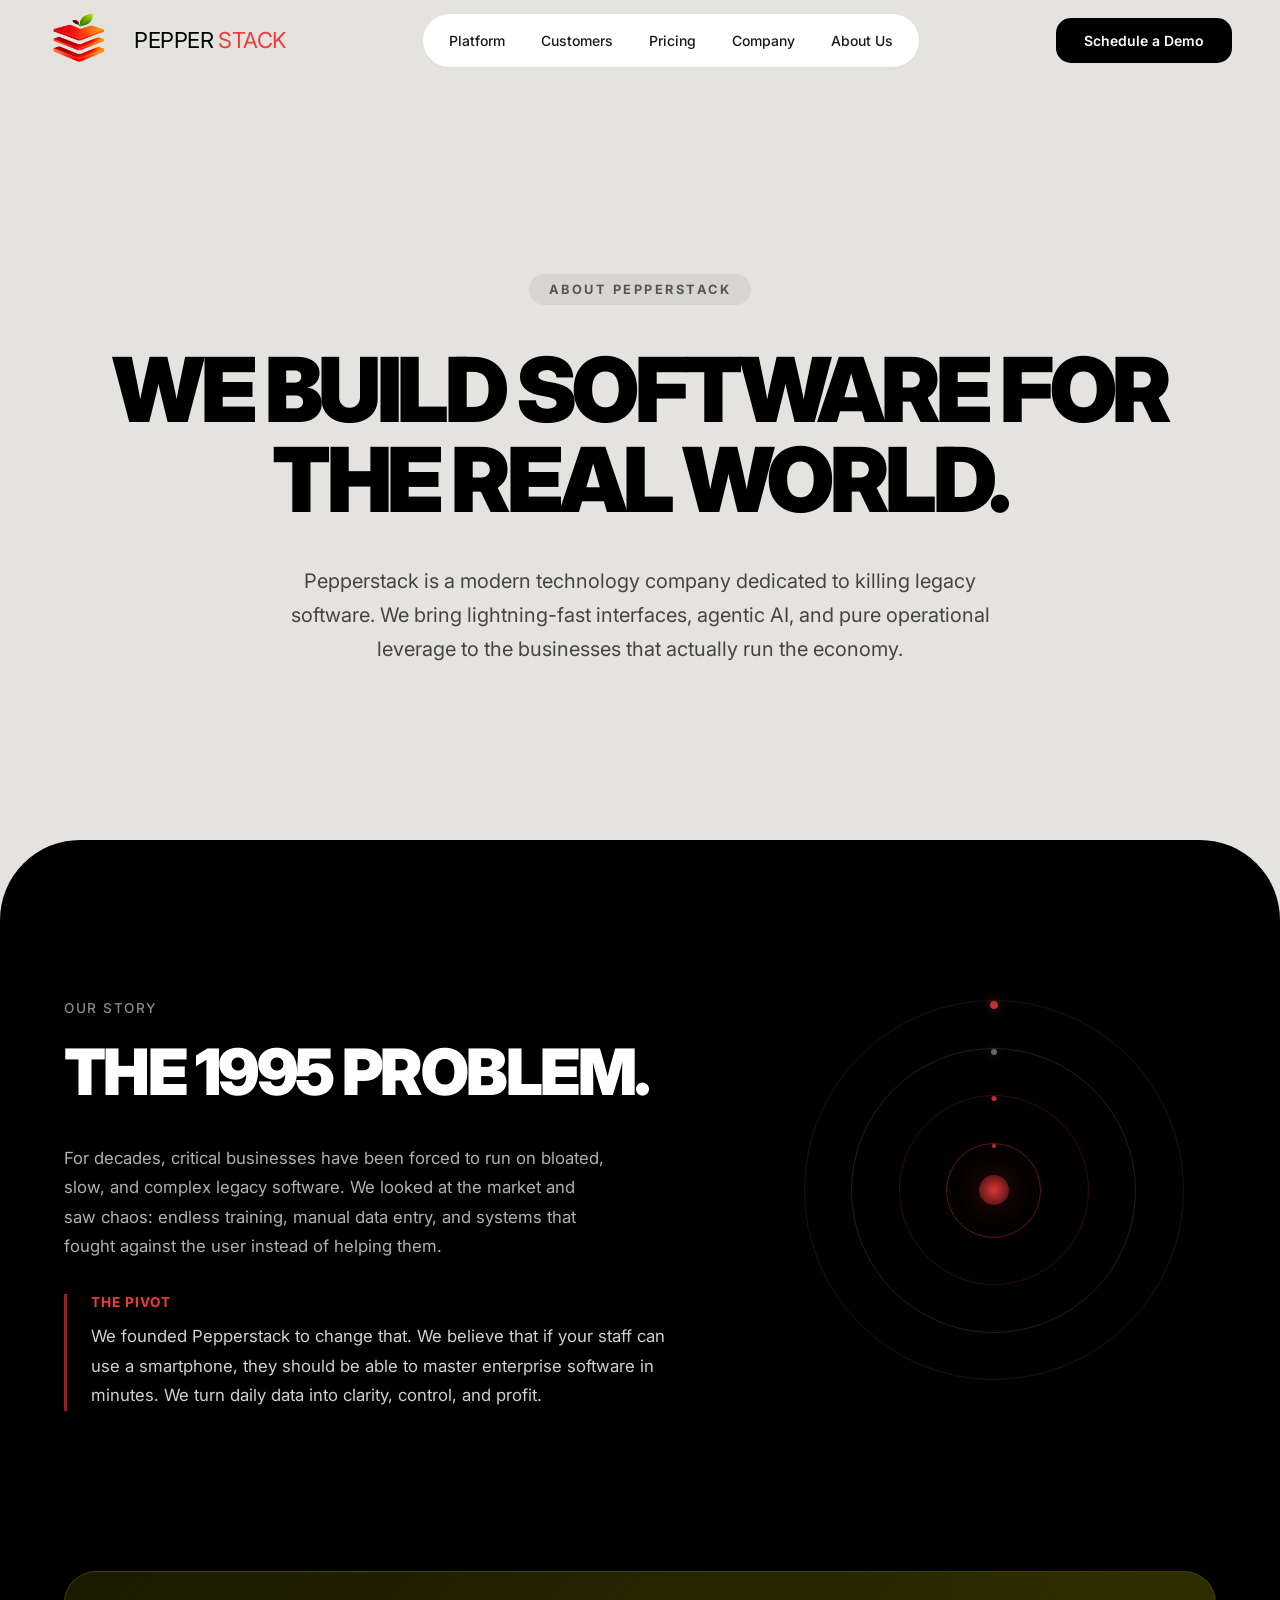
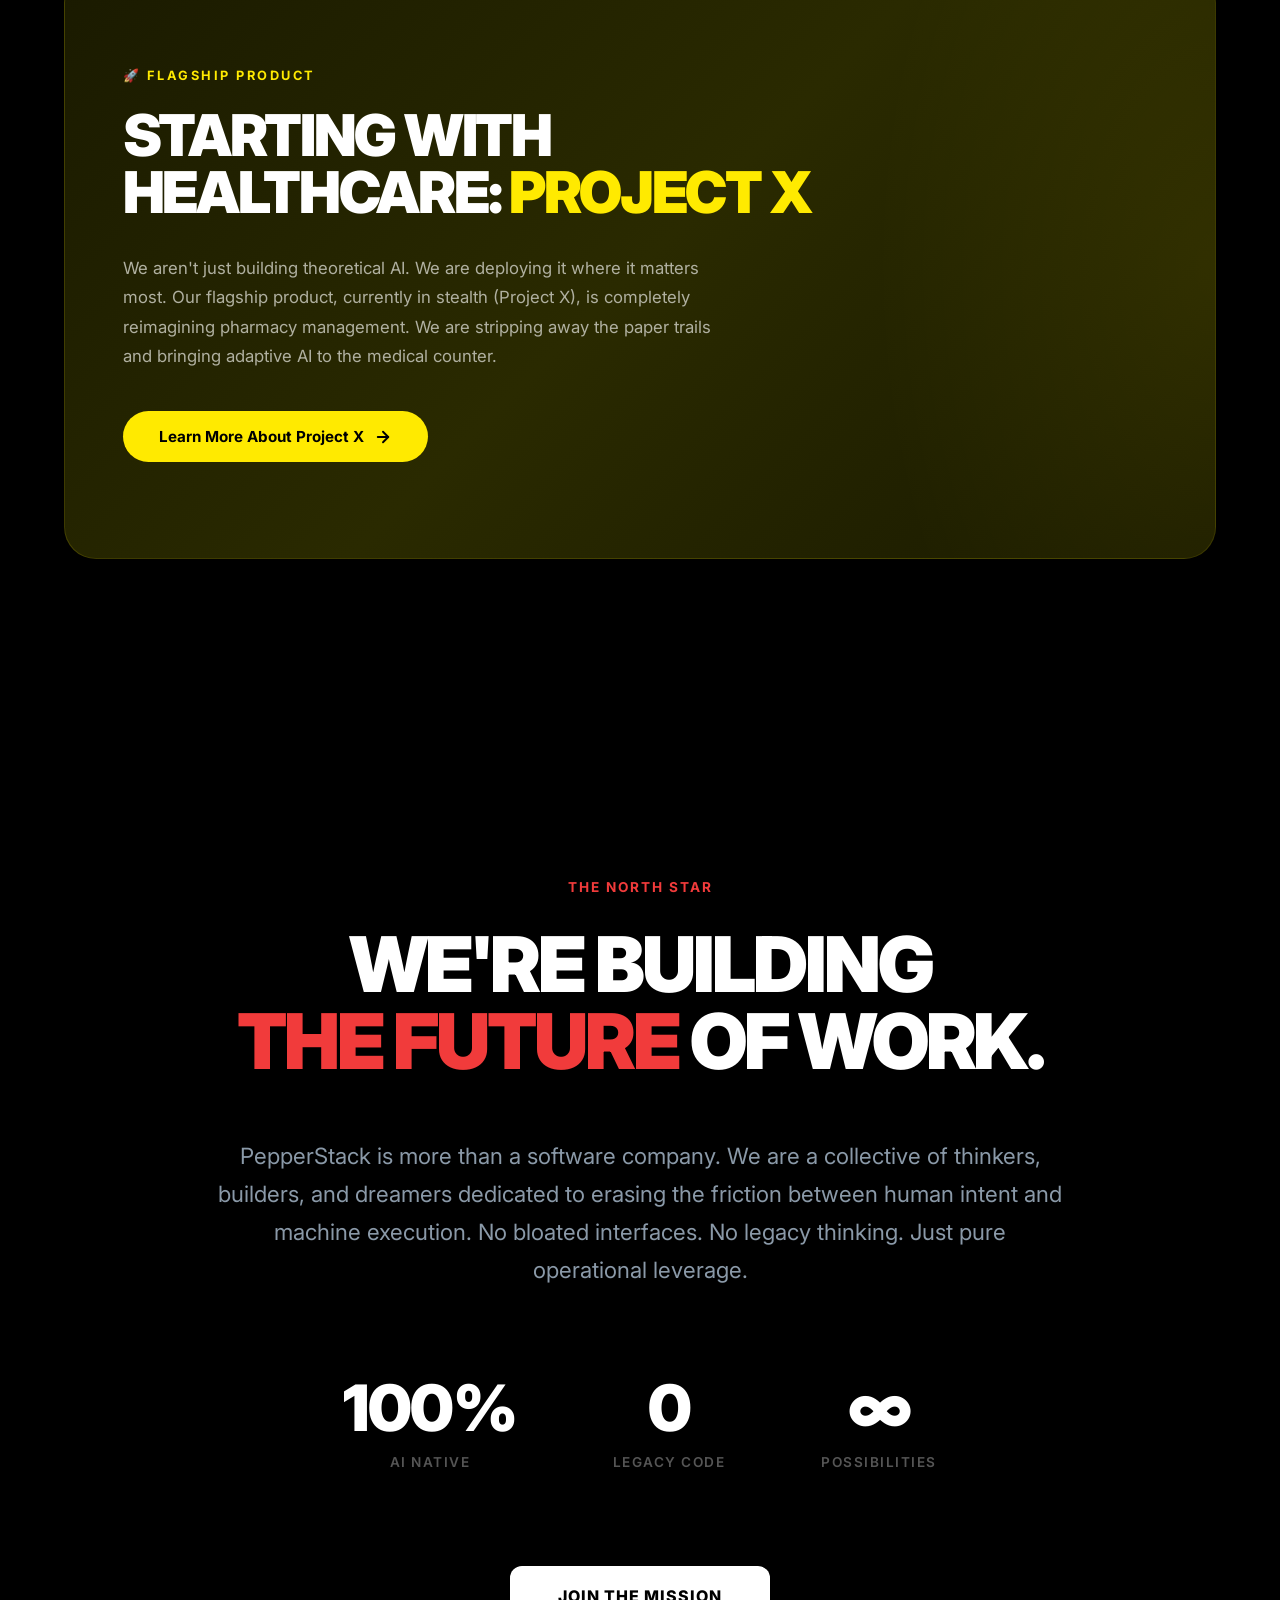
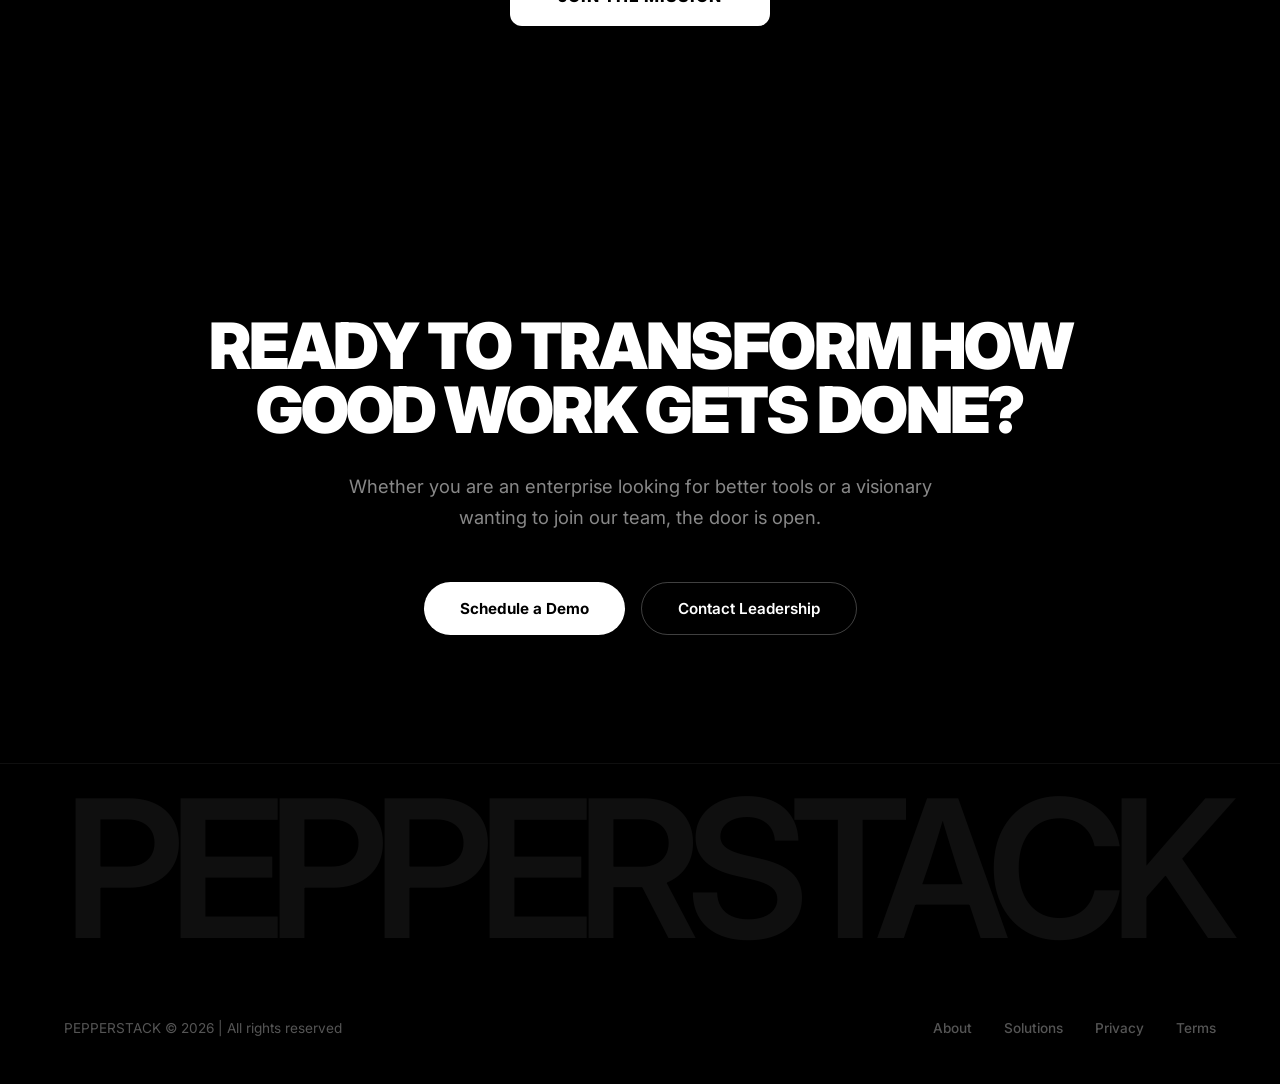
<file: about.html>
<!DOCTYPE html>
<html lang="en">

<head>
    <meta charset="UTF-8" />
    <meta name="viewport" content="width=device-width, initial-scale=1.0" />
    <meta name="theme-color" content="#e5e3df" />
    <meta name="description"
        content="Learn about PepperStack — a modern technology company killing legacy software with lightning-fast interfaces and agentic AI." />
    <title>About Us | PepperStack</title>
    <link rel="preconnect" href="https://fonts.googleapis.com" />
    <link rel="preconnect" href="https://fonts.gstatic.com" crossorigin />
    <link href="https://fonts.googleapis.com/css2?family=Inter:wght@300;400;500;600;700;800;900&display=swap"
        rel="stylesheet" />
    <link rel="icon" type="image/png" href="assets/logopepper.png">
    <style>
        /* ── Reset ── */
        *,
        *::before,
        *::after {
            margin: 0;
            padding: 0;
            box-sizing: border-box;
        }

        html {
            font-size: 16px;
            scroll-behavior: smooth;
        }

        body {
            font-family: 'Inter', sans-serif;
            background-color: #e5e3df;
            color: #000;
            min-height: 100vh;
            overflow-x: hidden;
        }

        a {
            text-decoration: none;
            color: inherit;
        }

        /* ═══════════════════════════════════
       NAVBAR
       ═══════════════════════════════════ */
        .navbar {
            background-color: #e5e3df;
            display: flex;
            align-items: center;
            justify-content: space-between;
            padding: 18px 48px 18px 24px;
            position: fixed;
            top: 0;
            left: 0;
            height: 80px;
            width: 100%;
            z-index: 100;
            transition: background-color 0.4s ease;
        }

        .nav-logo {
            display: flex;
            align-items: center;
            gap: 5px;
        }

        .logo {
            width: 105px;
            height: 105px;
            object-fit: contain;
        }

        .logo-text.stack {
            color: var(--accent);
        }

        /* Nav links container - pill shape */
        .nav-links {
            display: flex;
            align-items: center;
            gap: 0;
            background: #ffffff;
            border-radius: 50px;
            padding: 12px 8px;
            box-shadow: 0 1px 3px rgba(0, 0, 0, 0.04);
            transition: background 0.4s ease, box-shadow 0.4s ease;
        }

        .nav-links a {
            font-size: 14px;
            font-weight: 500;
            color: #1a1a1a;
            padding: 6px 18px;
            border-radius: 30px;
            transition: background 0.2s, color 0.2s;
            white-space: nowrap;
        }

        .nav-links a:hover {
            background: #f0f0f0;
            color: #000;
        }

        @media (max-width: 992px) {
            .nav-links {
                display: none;
            }
        }

        .logo-text {
            font-size: 22px;
            color: #000;
            letter-spacing: -0.5px;
            transition: color 0.4s ease;
        }

        .nav-cta {
            display: inline-flex;
            align-items: center;
            justify-content: center;
            background: #000;
            color: #fff !important;
            font-size: 14px;
            font-weight: 600;
            padding: 14px 28px;
            border-radius: 15px;
            transition: background 0.4s ease;
            white-space: nowrap;
        }

        .nav-cta:hover {
            background: #222;
        }

        /* ═══════════════════════════════════
       SECTION 1: HERO — THE GRAND VISION
       ═══════════════════════════════════ */
        .about-hero {
            width: 100%;
            min-height: 100vh;
            display: flex;
            align-items: center;
            justify-content: center;
            padding: 120px 5% 80px;
            position: relative;
            overflow: hidden;
        }

        .about-hero-content {
            max-width: 1100px;
            margin: 0 auto;
            text-align: center;
        }

        .about-hero-label {
            display: inline-block;
            padding: 8px 20px;
            background: rgba(0, 0, 0, 0.06);
            border-radius: 50px;
            font-size: 0.8rem;
            font-weight: 700;
            letter-spacing: 2.5px;
            text-transform: uppercase;
            color: #555;
            margin-bottom: 40px;
            opacity: 0;
            transform: translateY(20px);
            animation: fadeUp 0.8s cubic-bezier(0.22, 1, 0.36, 1) 0.2s forwards;
        }

        .about-hero-heading {
            font-size: clamp(2.8rem, 7vw, 6.5rem);
            font-weight: 900;
            line-height: 1;
            letter-spacing: -0.05em;
            text-transform: uppercase;
            color: #000;
            margin-bottom: 40px;
            opacity: 0;
            transform: translateY(30px);
            animation: fadeUp 1s cubic-bezier(0.22, 1, 0.36, 1) 0.35s forwards;
        }

        .about-hero-sub {
            font-size: clamp(1rem, 1.8vw, 1.25rem);
            font-weight: 400;
            line-height: 1.7;
            color: #444;
            max-width: 700px;
            margin: 0 auto;
            opacity: 0;
            transform: translateY(20px);
            animation: fadeUp 1s cubic-bezier(0.22, 1, 0.36, 1) 0.55s forwards;
        }

        @keyframes fadeUp {
            to {
                opacity: 1;
                transform: translateY(0);
            }
        }

        /* ═══════════════════════════════════
       SECTION 2: OUR STORY — THE WHY
       ═══════════════════════════════════ */
        .story-section {
            width: 100%;
            background: #000;
            color: #fff;
            padding: 10rem 5%;
            border-top-left-radius: 80px;
            border-top-right-radius: 80px;
            position: relative;
            z-index: 2;
            margin-top: -60px;
        }

        .story-container {
            max-width: 1400px;
            margin: 0 auto;
            display: flex;
            align-items: flex-start;
            gap: 6rem;
        }

        .story-left {
            flex: 1 1 55%;
            max-width: 55%;
        }

        .story-right {
            flex: 1 1 40%;
            max-width: 40%;
            display: flex;
            align-items: center;
            justify-content: center;
        }

        .story-label {
            font-size: 0.85rem;
            font-weight: 500;
            color: #888;
            letter-spacing: 1.5px;
            text-transform: uppercase;
            margin-bottom: 1.5rem;
        }

        .story-heading {
            font-size: clamp(2.5rem, 5vw, 4.5rem);
            font-weight: 900;
            line-height: 1;
            letter-spacing: -0.04em;
            text-transform: uppercase;
            margin-bottom: 2.5rem;
        }

        .story-text {
            font-size: 1.05rem;
            line-height: 1.75;
            color: #b0b0b0;
            margin-bottom: 2rem;
            max-width: 540px;
        }

        .story-pivot {
            padding-left: 1.5rem;
            border-left: 3px solid rgba(241, 59, 59, 0.6);
        }

        .story-pivot-label {
            font-size: 0.85rem;
            font-weight: 700;
            color: #f13b3b;
            letter-spacing: 1px;
            text-transform: uppercase;
            margin-bottom: 0.8rem;
        }

        .story-pivot-text {
            font-size: 1.05rem;
            line-height: 1.75;
            color: #d0d0d0;
            font-weight: 400;
        }

        /* Tech Graphic — Abstract */
        .tech-graphic {
            width: 100%;
            max-width: 380px;
            aspect-ratio: 1/1;
            position: relative;
            display: flex;
            align-items: center;
            justify-content: center;
        }

        .tech-ring {
            position: absolute;
            border-radius: 50%;
            border: 1px solid rgba(255, 255, 255, 0.08);
            animation: rotateRing 25s linear infinite;
        }

        .tech-ring:nth-child(1) {
            width: 100%;
            height: 100%;
        }

        .tech-ring:nth-child(2) {
            width: 75%;
            height: 75%;
            border-color: rgba(255, 255, 255, 0.12);
            animation-duration: 18s;
            animation-direction: reverse;
        }

        .tech-ring:nth-child(3) {
            width: 50%;
            height: 50%;
            border-color: rgba(241, 59, 59, 0.2);
            animation-duration: 12s;
        }

        .tech-ring:nth-child(4) {
            width: 25%;
            height: 25%;
            border-color: rgba(241, 59, 59, 0.4);
            animation-duration: 8s;
            animation-direction: reverse;
        }

        .tech-ring::after {
            content: '';
            position: absolute;
            width: 8px;
            height: 8px;
            background: rgba(241, 59, 59, 0.8);
            border-radius: 50%;
            top: 0;
            left: 50%;
            transform: translateX(-50%);
            box-shadow: 0 0 12px rgba(241, 59, 59, 0.5);
        }

        .tech-ring:nth-child(2)::after {
            background: rgba(255, 255, 255, 0.4);
            box-shadow: 0 0 12px rgba(255, 255, 255, 0.2);
            width: 6px;
            height: 6px;
        }

        .tech-ring:nth-child(3)::after {
            width: 5px;
            height: 5px;
        }

        .tech-ring:nth-child(4)::after {
            width: 4px;
            height: 4px;
        }

        .tech-core {
            width: 30px;
            height: 30px;
            background: radial-gradient(circle, rgba(241, 59, 59, 0.9), rgba(241, 59, 59, 0.2));
            border-radius: 50%;
            z-index: 2;
            box-shadow: 0 0 40px rgba(241, 59, 59, 0.4);
            animation: pulse 3s ease-in-out infinite alternate;
        }

        @keyframes rotateRing {
            to {
                transform: rotate(360deg);
            }
        }

        @keyframes pulse {
            0% {
                box-shadow: 0 0 30px rgba(241, 59, 59, 0.3);
            }

            100% {
                box-shadow: 0 0 60px rgba(241, 59, 59, 0.6);
            }
        }

        /* ═══════════════════════════════════
       SECTION 4: OUR FIRST REVOLUTION
       ═══════════════════════════════════ */
        .revolution-section {
            width: 100%;
            background: #000;
            padding: 0 5% 10rem;
            position: relative;
            z-index: 2;
        }

        .revolution-card {
            max-width: 1400px;
            margin: 0 auto;
            background: linear-gradient(135deg, #1a1a00 0%, #2a2a00 50%, #1a1a00 100%);
            border: 1px solid rgba(255, 234, 0, 0.15);
            border-radius: 32px;
            padding: 6rem 5%;
            position: relative;
            overflow: hidden;
        }

        .revolution-card::before {
            content: '';
            position: absolute;
            top: -50%;
            right: -30%;
            width: 60%;
            height: 200%;
            background: radial-gradient(ellipse, rgba(255, 234, 0, 0.08) 0%, transparent 70%);
            pointer-events: none;
        }

        .revolution-inner {
            position: relative;
            z-index: 2;
            max-width: 700px;
        }

        .revolution-label {
            font-size: 0.8rem;
            font-weight: 700;
            letter-spacing: 2.5px;
            text-transform: uppercase;
            color: #ffea00;
            margin-bottom: 1.5rem;
        }

        .revolution-heading {
            font-size: clamp(2.2rem, 4.5vw, 4rem);
            font-weight: 900;
            line-height: 1;
            letter-spacing: -0.04em;
            text-transform: uppercase;
            color: #fff;
            margin-bottom: 2rem;
        }

        .revolution-heading span {
            color: #ffea00;
        }

        .revolution-text {
            font-size: 1.05rem;
            line-height: 1.75;
            color: #b0b0a0;
            margin-bottom: 2.5rem;
            max-width: 600px;
        }

        .revolution-btn {
            display: inline-flex;
            align-items: center;
            justify-content: center;
            gap: 10px;
            padding: 16px 36px;
            background: #ffea00;
            color: #000;
            font-weight: 700;
            font-size: 0.95rem;
            border-radius: 50px;
            transition: all 0.3s cubic-bezier(0.175, 0.885, 0.32, 1.275);
            border: none;
            cursor: pointer;
        }

        .revolution-btn:hover {
            background: #fff;
            transform: translateY(-3px);
            box-shadow: 0 12px 30px rgba(255, 234, 0, 0.3);
        }

        .revolution-btn svg {
            transition: transform 0.3s ease;
        }

        .revolution-btn:hover svg {
            transform: translateX(4px);
        }

        /* ═══════════════════════════════════
       SECTION 5: CTA (DARK)
       ═══════════════════════════════════ */
        .cta-section {
            width: 100%;
            background: #000;
            padding: 8rem 5%;
            text-align: center;
        }

        .cta-container {
            max-width: 900px;
            margin: 0 auto;
        }

        .cta-heading {
            font-size: clamp(2.2rem, 5vw, 4.2rem);
            font-weight: 900;
            line-height: 1;
            letter-spacing: -0.04em;
            text-transform: uppercase;
            color: #fff;
            margin-bottom: 1.8rem;
        }

        .cta-sub {
            font-size: clamp(1rem, 1.5vw, 1.15rem);
            line-height: 1.7;
            color: #888;
            max-width: 600px;
            margin: 0 auto 3rem;
        }

        .cta-buttons {
            display: flex;
            gap: 1rem;
            justify-content: center;
            flex-wrap: wrap;
        }

        .cta-btn-primary {
            display: inline-flex;
            align-items: center;
            justify-content: center;
            padding: 16px 36px;
            background: #fff;
            color: #000;
            font-weight: 700;
            font-size: 0.95rem;
            border-radius: 50px;
            transition: all 0.3s ease;
        }

        .cta-btn-primary:hover {
            background: #f0f0f0;
            transform: translateY(-3px);
            box-shadow: 0 10px 30px rgba(255, 255, 255, 0.15);
        }

        .cta-btn-secondary {
            display: inline-flex;
            align-items: center;
            justify-content: center;
            padding: 16px 36px;
            background: transparent;
            color: #fff;
            font-weight: 600;
            font-size: 0.95rem;
            border-radius: 50px;
            border: 1.5px solid rgba(255, 255, 255, 0.25);
            transition: all 0.3s ease;
        }

        .cta-btn-secondary:hover {
            border-color: rgba(255, 255, 255, 0.6);
            background: rgba(255, 255, 255, 0.05);
            transform: translateY(-3px);
        }

        /* ═══════════════════════════════════
       FOOTER
       ═══════════════════════════════════ */
        .footer {
            background-color: #000;
            padding: 0 5% 3rem;
            width: 100%;
            border-top: 1px solid rgba(255, 255, 255, 0.06);
        }

        .footer-brand {
            width: 100%;
            margin: 2rem 0 3rem;
            padding: 0;
        }

        .footer-brand h1 {
            font-size: 15vw;
            font-weight: 600;
            letter-spacing: -0.08em;
            line-height: 0.75;
            color: rgba(255, 255, 255, 0.06);
            text-align: center;
            white-space: nowrap;
            display: block;
        }

        .footer-bottom {
            display: flex;
            justify-content: space-between;
            align-items: center;
            padding-top: 2rem;
        }

        .footer-small-logo {
            font-weight: 400;
            font-size: 0.85rem;
            color: #555;
        }

        .footer-legal {
            display: flex;
            gap: 2rem;
        }

        .footer-legal a {
            font-size: 0.85rem;
            font-weight: 500;
            color: #555;
            transition: color 0.3s ease;
        }

        .footer-legal a:hover {
            color: #fff;
        }

        /* ═══════════════════════════════════
       RESPONSIVE
       ═══════════════════════════════════ */
        @media (max-width: 992px) {
            .story-container {
                flex-direction: column;
                gap: 4rem;
            }

            .story-left,
            .story-right {
                flex: 0 0 100%;
                max-width: 100%;
            }

            .tech-graphic {
                max-width: 280px;
                margin: 0 auto;
            }

            .revolution-card {
                padding: 4rem 5%;
            }

            .navbar {
                padding: 16px 24px;
            }
        }

        @media (max-width: 768px) {
            .navbar {
                height: auto;
                padding: 14px 16px;
            }

            .logo {
                width: 60px;
                height: 60px;
            }

            .logo-text {
                font-size: 18px;
            }

            .nav-cta {
                padding: 10px 18px;
                font-size: 13px;
                border-radius: 10px;
            }

            .about-hero {
                min-height: auto;
                padding: 110px 5% 60px;
            }

            .story-section {
                padding: 6rem 5%;
                border-radius: 40px 40px 0 0;
            }

            .story-heading {
                font-size: clamp(2rem, 8vw, 3rem);
            }

            .story-text,
            .story-pivot-text {
                font-size: 0.95rem;
            }

            .revolution-card {
                border-radius: 20px;
                padding: 3rem 6%;
            }

            .revolution-heading {
                font-size: clamp(1.8rem, 7vw, 2.8rem);
            }

            .cta-section {
                padding: 5rem 5%;
            }

            .footer-brand h1 {
                font-size: clamp(2.5rem, 14vw, 5rem);
            }

            .footer-bottom {
                flex-direction: column;
                align-items: flex-start;
                gap: 1.5rem;
            }

            .footer-legal {
                flex-wrap: wrap;
                gap: 1.2rem;
            }
        }

        @media (max-width: 400px) {
            .about-hero-heading {
                font-size: clamp(2rem, 10vw, 3rem);
            }

            .about-hero-sub {
                font-size: 0.9rem;
            }

            .navbar {
                padding: 12px 12px;
            }

            .logo {
                width: 48px;
                height: 48px;
            }

            .logo-text {
                font-size: 15px;
            }

            .nav-cta {
                padding: 8px 14px;
                font-size: 11px;
            }

            .story-section {
                padding: 4rem 5%;
                border-radius: 24px 24px 0 0;
            }

            .revolution-card {
                padding: 2.5rem 5%;
                border-radius: 16px;
            }

            .cta-btn-primary,
            .cta-btn-secondary {
                width: 100%;
                justify-content: center;
            }

            .cta-buttons {
                flex-direction: column;
            }
        }

        /* ── Mission Section ── */
        .mission-section {
            width: 100%;
            background: #000;
            padding: 10rem 5%;
            position: relative;
            z-index: 2;
            overflow: hidden;
        }

        .mission-container {
            max-width: 1400px;
            margin: 0 auto;
            text-align: center;
        }

        .mission-label {
            font-size: 0.85rem;
            font-weight: 700;
            color: #f13b3b;
            letter-spacing: 2px;
            text-transform: uppercase;
            margin-bottom: 2rem;
        }

        .mission-heading {
            font-size: clamp(3rem, 6vw, 6rem);
            font-weight: 900;
            line-height: 1;
            letter-spacing: -0.04em;
            text-transform: uppercase;
            margin-bottom: 3.5rem;
            color: #fff;
        }

        .mission-heading span {
            color: #f13b3b;
        }

        .mission-text {
            font-size: clamp(1.1rem, 2vw, 1.4rem);
            line-height: 1.7;
            color: #8a99a8;
            max-width: 850px;
            margin: 0 auto 5rem;
            font-weight: 400;
        }

        .mission-stats {
            display: flex;
            justify-content: center;
            gap: 6rem;
            margin-bottom: 6rem;
            flex-wrap: wrap;
        }

        .stat-item {
            display: flex;
            flex-direction: column;
            align-items: center;
        }

        .stat-num {
            font-size: clamp(3rem, 5vw, 4.5rem);
            font-weight: 900;
            color: #fff;
            margin-bottom: 0.5rem;
            letter-spacing: -0.02em;
        }

        .stat-label {
            font-size: 0.85rem;
            font-weight: 600;
            color: #555;
            text-transform: uppercase;
            letter-spacing: 1.5px;
        }

        .mission-cta {
            display: inline-flex;
            padding: 20px 48px;
            background: #fff;
            color: #000;
            font-weight: 800;
            font-size: 1rem;
            border-radius: 12px;
            transition: all 0.4s cubic-bezier(0.175, 0.885, 0.32, 1.275);
            text-transform: uppercase;
            letter-spacing: 1px;
        }

        .mission-cta:hover {
            background: #f13b3b;
            color: #fff;
            transform: translateY(-5px);
            box-shadow: 0 20px 40px rgba(241, 59, 59, 0.25);
        }

        @media (max-width: 992px) {
            .mission-stats {
                gap: 3rem;
            }

            .mission-section {
                padding: 7rem 5%;
            }
        }

        @media (max-width: 600px) {
            .mission-stats {
                gap: 2rem;
            }

            .stat-num {
                font-size: 2.5rem;
            }

            .mission-cta {
                width: 100%;
                justify-content: center;
            }
        }

        /* ── Scroll Reveal ── */
        .reveal {
            opacity: 0;
            transform: translateY(40px);
            transition: opacity 1s cubic-bezier(0.22, 1, 0.36, 1), transform 1s cubic-bezier(0.22, 1, 0.36, 1);
        }

        .reveal.visible {
            opacity: 1;
            transform: translateY(0);
        }

        .reveal-left {
            opacity: 0;
            transform: translateX(-60px);
            transition: opacity 1s cubic-bezier(0.22, 1, 0.36, 1), transform 1.2s cubic-bezier(0.22, 1, 0.36, 1);
        }

        .reveal-left.visible {
            opacity: 1;
            transform: translateX(0);
        }
    </style>
</head>

<body>

    <!-- Navbar -->
    <nav class="navbar">
        <a href="index.html" class="nav-logo">
            <img src="./assets/logopepper.png" alt="PepperStack Logo" class="logo" />
            <span class="logo-text">PEPPER</span><span class="logo-text" style="color: rgb(241, 59, 59)">STACK</span>
        </a>
        <div class="nav-links">
            <a href="coming-soon.html">Platform</a>
            <a href="coming-soon.html">Customers </a>
            <a href="coming-soon.html">Pricing</a>
            <a href="coming-soon.html">Company</a>
            <a href="about.html">About Us</a>
        </div>
        <a href="coming-soon.html" class="nav-cta">Schedule a Demo</a>
    </nav>

    <!-- ═══ SECTION 1: HERO ═══ -->
    <section class="about-hero">
        <div class="about-hero-content">
            <div class="about-hero-label">About PepperStack</div>
            <h1 class="about-hero-heading">WE BUILD SOFTWARE FOR THE REAL WORLD.</h1>
            <p class="about-hero-sub">Pepperstack is a modern technology company dedicated to killing legacy software.
                We bring lightning-fast interfaces, agentic AI, and pure operational leverage to the businesses that
                actually run the economy.</p>
        </div>
    </section>

    <!-- ═══ SECTION 2: OUR STORY ═══ -->
    <section class="story-section">
        <div class="story-container">
            <div class="story-left reveal-left">
                <p class="story-label">Our Story</p>
                <h2 class="story-heading">THE 1995 PROBLEM.</h2>
                <p class="story-text">For decades, critical businesses have been forced to run on bloated, slow, and
                    complex legacy software. We looked at the market and saw chaos: endless training, manual data entry,
                    and systems that fought against the user instead of helping them.</p>

                <div class="story-pivot">
                    <p class="story-pivot-label">The Pivot</p>
                    <p class="story-pivot-text">We founded Pepperstack to change that. We believe that if your staff can
                        use a smartphone, they should be able to master enterprise software in minutes. We turn daily
                        data into clarity, control, and profit.</p>
                </div>
            </div>

            <div class="story-right reveal">
                <div class="tech-graphic">
                    <div class="tech-ring"></div>
                    <div class="tech-ring"></div>
                    <div class="tech-ring"></div>
                    <div class="tech-ring"></div>
                    <div class="tech-core"></div>
                </div>
            </div>
        </div>
    </section>

    <!-- ═══ SECTION 4: FIRST REVOLUTION ═══ -->
    <section class="revolution-section">
        <div class="revolution-card reveal">
            <div class="revolution-inner">
                <p class="revolution-label">🚀 Flagship Product</p>
                <h2 class="revolution-heading">STARTING WITH HEALTHCARE: <span>PROJECT X</span></h2>
                <p class="revolution-text">We aren't just building theoretical AI. We are deploying it where it matters
                    most. Our flagship product, currently in stealth (Project X), is completely reimagining pharmacy
                    management. We are stripping away the paper trails and bringing adaptive AI to the medical counter.
                </p>
                <a href="coming-soon.html" class="revolution-btn">
                    Learn More About Project X
                    <svg width="18" height="18" viewBox="0 0 24 24" fill="none" stroke="currentColor" stroke-width="2.5"
                        stroke-linecap="round" stroke-linejoin="round">
                        <line x1="5" y1="12" x2="19" y2="12"></line>
                        <polyline points="12 5 19 12 12 19"></polyline>
                    </svg>
                </a>
            </div>
        </div>
    </section>

    <!-- ═══ SECTION: JOIN THE MISSION ═══ -->
    <section class="mission-section">
        <div class="mission-container reveal">
            <p class="mission-label">The North Star</p>
            <h2 class="mission-heading">WE'RE BUILDING <br><span>THE FUTURE</span> OF WORK.</h2>
            <p class="mission-text">PepperStack is more than a software company. We are a collective of thinkers,
                builders, and dreamers dedicated to erasing the friction between human intent and machine execution.
                No bloated interfaces. No legacy thinking. Just pure operational leverage.</p>

            <div class="mission-stats">
                <div class="stat-item">
                    <span class="stat-num">100%</span>
                    <span class="stat-label">AI Native</span>
                </div>
                <div class="stat-item">
                    <span class="stat-num">0</span>
                    <span class="stat-label">Legacy Code</span>
                </div>
                <div class="stat-item">
                    <span class="stat-num">∞</span>
                    <span class="stat-label">Possibilities</span>
                </div>
            </div>

            <a href="coming-soon.html" class="mission-cta">Join the Mission</a>
        </div>
    </section>

    <!-- ═══ SECTION 5: CTA ═══ -->
    <section class="cta-section">
        <div class="cta-container reveal">
            <h2 class="cta-heading">READY TO TRANSFORM HOW GOOD WORK GETS DONE?</h2>
            <p class="cta-sub">Whether you are an enterprise looking for better tools or a visionary wanting to join our
                team, the door is open.</p>
            <div class="cta-buttons">
                <a href="coming-soon.html" class="cta-btn-primary">Schedule a Demo</a>
                <a href="coming-soon.html" class="cta-btn-secondary">Contact Leadership</a>
            </div>
        </div>
    </section>

    <!-- ═══ FOOTER ═══ -->
    <footer class="footer">
        <div class="footer-brand">
            <h1>PEPPERSTACK</h1>
        </div>
        <div class="footer-bottom">
            <div class="footer-small-logo">
                <span>PEPPERSTACK © 2026 | All rights reserved</span>
            </div>
            <div class="footer-legal">
                <a href="about.html">About</a>
                <a href="coming-soon.html">Solutions</a>
                <a href="coming-soon.html">Privacy</a>
                <a href="coming-soon.html">Terms</a>
            </div>
        </div>
    </footer>

    <script>
        // Intersection Observer for scroll reveal animations
        const observer = new IntersectionObserver((entries) => {
            entries.forEach(entry => {
                if (entry.isIntersecting) {
                    entry.target.classList.add('visible');
                    observer.unobserve(entry.target);
                }
            });
        }, { threshold: 0.15 });

        document.querySelectorAll('.reveal, .reveal-left').forEach(el => observer.observe(el));
    </script>
</body>

</html>
</file>
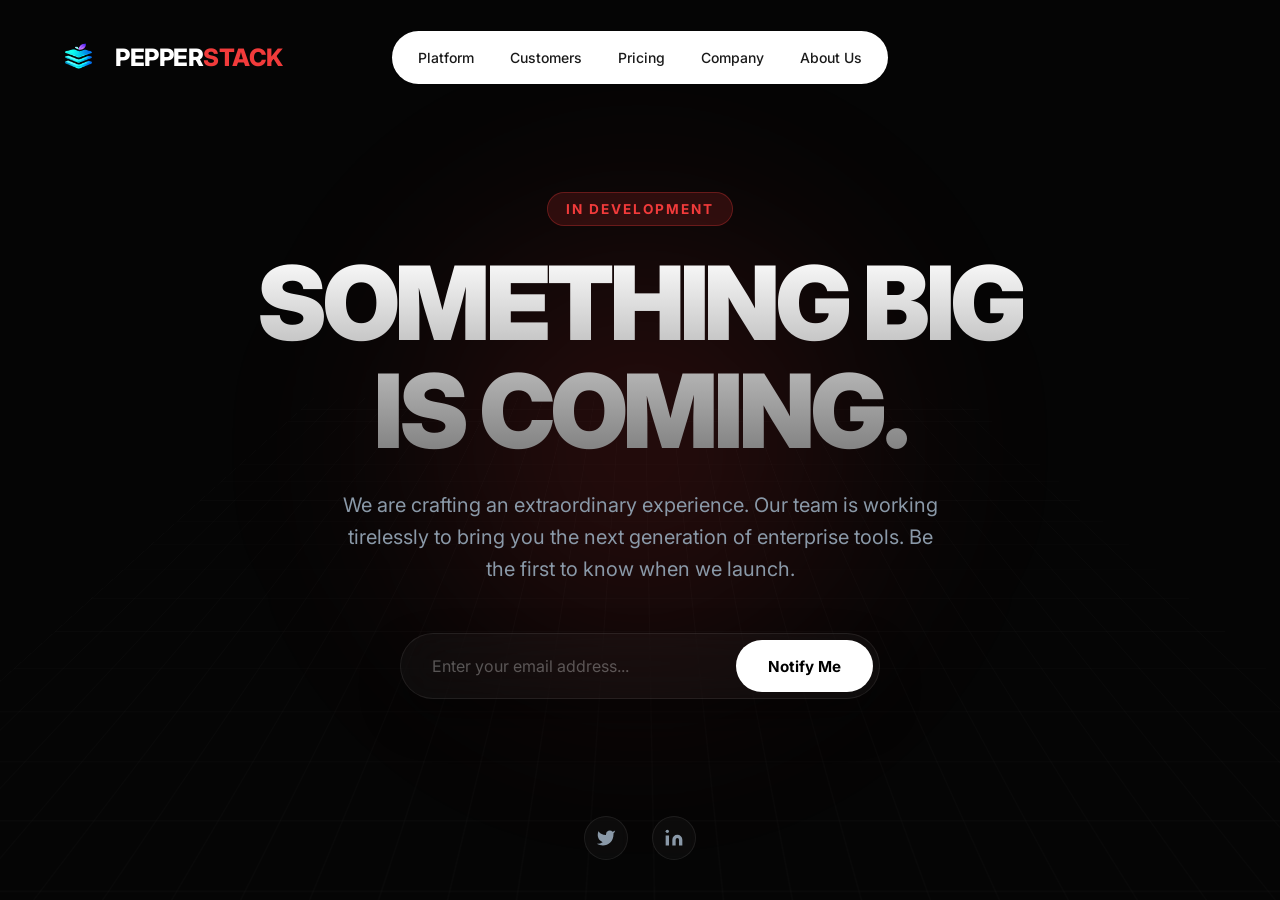
<file: coming-soon.html>
<!DOCTYPE html>
<html lang="en">

<head>
    <meta charset="UTF-8">
    <meta name="viewport" content="width=device-width, initial-scale=1.0">
    <title>Coming Soon | PepperStack</title>
    <link href="https://fonts.googleapis.com/css2?family=Inter:wght@300;400;500;700;900&display=swap" rel="stylesheet">
    <link rel="icon" type="image/png" href="assets/logopepper.png">
    <style>
        :root {
            --bg-color: #050505;
            --text-main: #ffffff;
            --text-muted: #8a99a8;
            --accent: #f13b3b;
            --glass-bg: rgba(255, 255, 255, 0.03);
            --glass-border: rgba(255, 255, 255, 0.08);
        }

        * {
            margin: 0;
            padding: 0;
            box-sizing: border-box;
        }

        body {
            font-family: 'Inter', sans-serif;
            background-color: var(--bg-color);
            color: var(--text-main);
            min-height: 100vh;
            display: flex;
            flex-direction: column;
            overflow-x: hidden;
            /* Allow vertical scrolling on very small screens */
        }

        a {
            text-decoration: none;
            color: inherit;
        }

        /* --- Animated Background Elements --- */
        .bg-elements {
            position: absolute;
            top: 0;
            left: 0;
            width: 100%;
            height: 100%;
            z-index: 0;
            overflow: hidden;
            pointer-events: none;
        }

        .glow-orb {
            position: absolute;
            width: 50vw;
            height: 50vw;
            background: radial-gradient(circle, rgba(241, 59, 59, 0.18) 0%, rgba(0, 0, 0, 0) 70%);
            border-radius: 50%;
            top: 50%;
            left: 50%;
            transform: translate(-50%, -50%);
            filter: blur(80px);
            animation: pulse-orb 8s ease-in-out infinite alternate;
            transition: transform 0.2s cubic-bezier(0.25, 0.46, 0.45, 0.94);
        }

        .grid-overlay {
            position: absolute;
            top: 0;
            left: 0;
            width: 100%;
            height: 100%;
            background-image:
                linear-gradient(rgba(255, 255, 255, 0.03) 1px, transparent 1px),
                linear-gradient(90deg, rgba(255, 255, 255, 0.03) 1px, transparent 1px);
            background-size: 50px 50px;
            transform: perspective(600px) rotateX(60deg) translateY(-100px) translateZ(-200px);
            animation: grid-move 20s linear infinite;
            opacity: 0.5;
        }

        @keyframes pulse-orb {
            0% {
                opacity: 0.6;
            }

            100% {
                opacity: 1;
            }
        }

        @keyframes grid-move {
            0% {
                background-position: 0 0;
            }

            100% {
                background-position: 0 50px;
            }
        }

        /* --- Navbar --- */
        .navbar {
            position: relative;
            z-index: 10;
            padding: 30px 50px;
            display: flex;
            justify-content: space-between;
            align-items: center;
        }

        .nav-logo {
            display: flex;
            align-items: center;
            gap: 10px;
            text-decoration: none;
            width: 250px;
            /* Specific width to match the spacer */
        }

        .nav-logo img {
            width: 55px;
            height: 55px;
            object-fit: contain;
            filter: invert(1);
        }

        .logo-text {
            font-size: 24px;
            font-weight: 800;
            color: #fff;
            letter-spacing: -0.5px;
        }

        .logo-text.stack {
            color: var(--accent);
        }

        /* Nav links container - pill shape */
        .nav-links {
            display: flex;
            align-items: center;
            gap: 0;
            background: #ffffff;
            border-radius: 50px;
            padding: 12px 8px;
            box-shadow: 0 1px 3px rgba(0, 0, 0, 0.04);
            transition: background 0.4s ease, box-shadow 0.4s ease;
        }

        .nav-links a {
            font-size: 14px;
            font-weight: 500;
            color: #1a1a1a;
            padding: 6px 18px;
            border-radius: 30px;
            transition: background 0.2s, color 0.2s;
            white-space: nowrap;
        }

        .nav-links a:hover {
            background: #f0f0f0;
            color: #000;
        }

        @media (max-width: 992px) {
            .nav-links {
                display: none;
            }
        }



        /* --- Main Content --- */
        .main-container {
            flex: 1;
            display: flex;
            flex-direction: column;
            justify-content: center;
            align-items: center;
            text-align: center;
            position: relative;
            z-index: 10;
            padding: 0 20px;
        }

        .badge {
            display: inline-block;
            padding: 8px 18px;
            background: rgba(241, 59, 59, 0.15);
            border: 1px solid rgba(241, 59, 59, 0.3);
            color: var(--accent);
            border-radius: 50px;
            font-size: 0.85rem;
            font-weight: 700;
            letter-spacing: 2px;
            text-transform: uppercase;
            margin-bottom: 24px;
            animation: fade-up 1s cubic-bezier(0.22, 1, 0.36, 1) forwards;
            opacity: 0;
            transform: translateY(30px);
        }

        .heading {
            font-size: clamp(3rem, 8vw, 6.5rem);
            font-weight: 900;
            line-height: 1.05;
            letter-spacing: -0.04em;
            margin-bottom: 24px;
            background: linear-gradient(180deg, #FFFFFF 0%, #7a7a7a 100%);
            -webkit-background-clip: text;
            background-clip: text;
            -webkit-text-fill-color: transparent;
            animation: fade-up 1s cubic-bezier(0.22, 1, 0.36, 1) 0.15s forwards;
            opacity: 0;
            transform: translateY(30px);
        }

        .subheading {
            font-size: clamp(1rem, 2vw, 1.25rem);
            color: var(--text-muted);
            max-width: 600px;
            line-height: 1.6;
            margin-bottom: 48px;
            animation: fade-up 1s cubic-bezier(0.22, 1, 0.36, 1) 0.3s forwards;
            opacity: 0;
            transform: translateY(30px);
        }

        /* --- Notify Form --- */
        .notify-form {
            position: relative;
            display: flex;
            width: 100%;
            max-width: 480px;
            background: var(--glass-bg);
            border: 1px solid var(--glass-border);
            border-radius: 50px;
            padding: 6px;
            backdrop-filter: blur(20px);
            animation: fade-up 1s cubic-bezier(0.22, 1, 0.36, 1) 0.45s forwards;
            opacity: 0;
            transform: translateY(30px);
            box-shadow: 0 20px 40px rgba(0, 0, 0, 0.4);
            transition: border-color 0.3s ease, box-shadow 0.3s ease;
        }

        .notify-form:focus-within {
            border-color: rgba(255, 255, 255, 0.2);
            box-shadow: 0 20px 40px rgba(241, 59, 59, 0.15);
        }

        .notify-input {
            flex: 1;
            background: transparent;
            border: none;
            padding: 16px 25px;
            color: #fff;
            font-size: 1rem;
            font-family: 'Inter', sans-serif;
            outline: none;
        }

        .notify-input::placeholder {
            color: rgba(255, 255, 255, 0.3);
        }

        .notify-btn {
            background: #fff;
            color: #000;
            border: none;
            padding: 0 32px;
            border-radius: 40px;
            font-family: 'Inter', sans-serif;
            font-weight: 700;
            font-size: 0.95rem;
            cursor: pointer;
            transition: all 0.3s cubic-bezier(0.175, 0.885, 0.32, 1.275);
            white-space: nowrap;
        }

        .notify-btn:hover {
            background: var(--accent);
            color: #fff;
            transform: scale(1.05);
        }

        @keyframes fade-up {
            to {
                opacity: 1;
                transform: translateY(0);
            }
        }

        /* --- Socials --- */
        .socials {
            display: flex;
            justify-content: center;
            gap: 24px;
            padding: 40px 0;
            margin-top: auto;
            z-index: 10;
            animation: fade-up 1s cubic-bezier(0.22, 1, 0.36, 1) 0.6s forwards;
            opacity: 0;
            transform: translateY(30px);
        }

        .social-link {
            color: var(--text-muted);
            transition: color 0.3s ease, transform 0.3s cubic-bezier(0.175, 0.885, 0.32, 1.275);
            display: flex;
            align-items: center;
            justify-content: center;
            background: var(--glass-bg);
            border: 1px solid var(--glass-border);
            width: 44px;
            height: 44px;
            border-radius: 50%;
            backdrop-filter: blur(5px);
        }

        .social-link:hover {
            color: #fff;
            background: rgba(255, 255, 255, 0.1);
            border-color: rgba(255, 255, 255, 0.2);
            transform: translateY(-5px) scale(1.1);
        }

        @media (max-width: 768px) {
            .navbar {
                padding: 20px 15px;
                justify-content: center;
            }

            .nav-logo img {
                width: 44px;
                height: 44px;
            }

            .logo-text {
                font-size: 20px;
            }

            .main-container {
                padding: 0 15px;
            }

            .badge {
                font-size: 0.75rem;
                padding: 6px 14px;
                margin-bottom: 20px;
            }

            .heading {
                margin-bottom: 16px;
            }

            .subheading {
                font-size: 0.95rem;
                margin-bottom: 32px;
                padding: 0 10px;
            }

            .notify-form {
                flex-direction: column;
                background: transparent;
                border: none;
                box-shadow: none;
                padding: 0;
                gap: 12px;
                width: 100%;
            }

            .notify-input {
                background: var(--glass-bg);
                border: 1px solid var(--glass-border);
                border-radius: 30px;
                text-align: center;
                padding: 16px;
                font-size: 1rem;
            }

            .notify-btn {
                padding: 16px;
                width: 100%;
            }

            .socials {
                padding: 20px 0 30px;
                gap: 16px;
            }

            .social-link {
                width: 40px;
                height: 40px;
            }
        }

        @media (max-width: 400px) {
            .heading {
                font-size: 2.5rem;
            }

            .subheading {
                font-size: 0.9rem;
            }
        }
    </style>
</head>

<body>

    <!-- Animated Background -->
    <div class="bg-elements">
        <div class="grid-overlay"></div>
        <div class="glow-orb"></div>
    </div>

    <!-- Navbar -->
    <nav class="navbar">
        <a href="index.html" class="nav-logo">
            <img src="./assets/logopepper.png" alt="Logo" />
            <div>
                <span class="logo-text">PEPPER</span><span class="logo-text stack">STACK</span>
            </div>
        </a>
        <div class="nav-links">
            <a href="coming-soon.html">Platform</a>
            <a href="coming-soon.html">Customers</a>
            <a href="coming-soon.html">Pricing</a>
            <a href="coming-soon.html">Company</a>
            <a href="about.html">About Us</a>
        </div>
        <div style="width: 250px;"></div> <!-- Spacer to center the nav links -->
    </nav>

    <!-- Main Content -->
    <main class="main-container">
        <div class="badge">In Development</div>
        <h1 class="heading">SOMETHING BIG<br>IS COMING.</h1>
        <p class="subheading">We are crafting an extraordinary experience. Our team is working tirelessly to bring you
            the next generation of enterprise tools. Be the first to know when we launch.</p>

        <form id="notify-form" class="notify-form"
            onsubmit="event.preventDefault(); this.querySelector('.notify-btn').innerText = 'Subscribed!'; this.querySelector('.notify-btn').style.background = '#4CAF50'; this.querySelector('.notify-btn').style.color = '#fff';">
            <input type="email" class="notify-input" placeholder="Enter your email address..." required>
            <button type="submit" class="notify-btn">Notify Me</button>
        </form>
    </main>

    <!-- Social Links Footer -->
    <div class="socials">
        <a href="#" class="social-link">
            <svg width="20" height="20" viewBox="0 0 24 24" fill="currentColor">
                <path
                    d="M23 3a10.9 10.9 0 0 1-3.14 1.53 4.48 4.48 0 0 0-7.86 3v1A10.66 10.66 0 0 1 3 4s-4 9 5 13a11.64 11.64 0 0 1-7 2c9 5 20 0 20-11.5a4.5 4.5 0 0 0-.08-.83A7.72 7.72 0 0 0 23 3z">
                </path>
            </svg>
        </a>
        <a href="#" class="social-link">
            <svg width="20" height="20" viewBox="0 0 24 24" fill="currentColor">
                <path d="M16 8a6 6 0 0 1 6 6v7h-4v-7a2 2 0 0 0-2-2 2 2 0 0 0-2 2v7h-4v-7a6 6 0 0 1 6-6zM2 9h4v12H2z">
                </path>
                <circle cx="4" cy="4" r="2"></circle>
            </svg>
        </a>
    </div>

    <script>
        // Subtle mouse tracking parallax for the glow orb
        document.addEventListener('mousemove', (e) => {
            if (window.innerWidth > 768) {
                const orb = document.querySelector('.glow-orb');
                const xAxis = (window.innerWidth / 2 - e.pageX) / 25;
                const yAxis = (window.innerHeight / 2 - e.pageY) / 25;
                orb.style.transform = `translate(calc(-50% + ${-xAxis}px), calc(-50% + ${-yAxis}px))`;
            }
        });
    </script>
</body>

</html>
</file>
